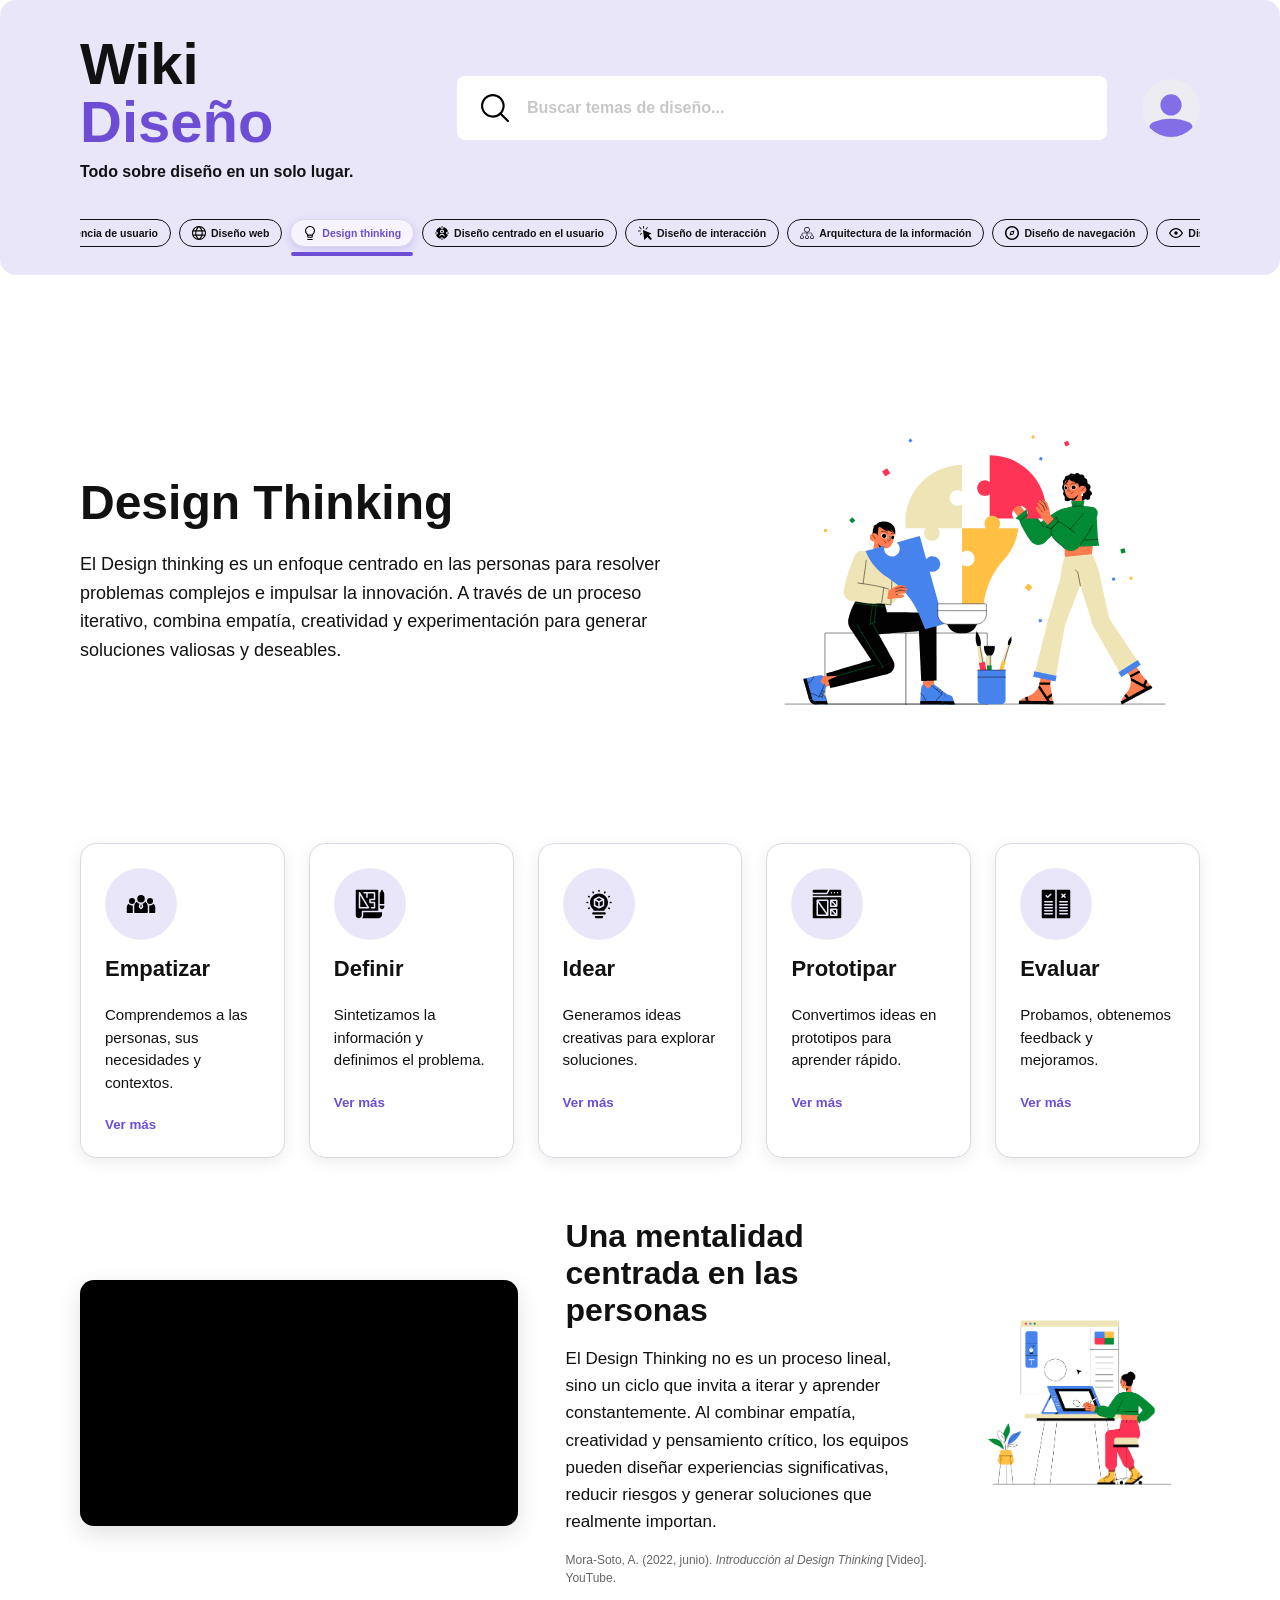
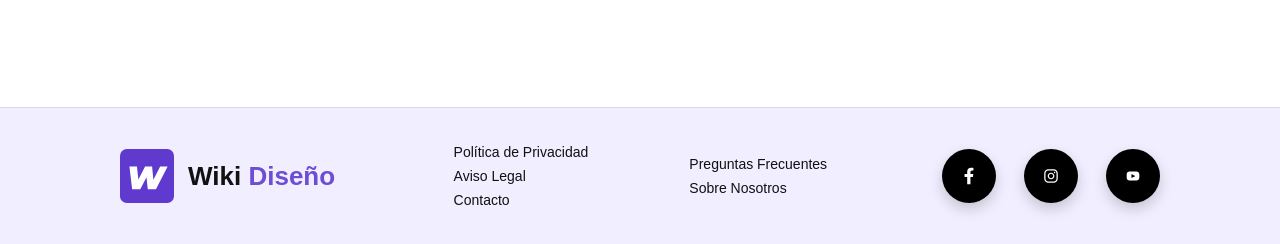
<file: design-thinking.html>
<!DOCTYPE html>
<html lang="es">
<head>
  <meta charset="UTF-8">
  <meta name="viewport" content="width=device-width, initial-scale=1.0">
  <title>Wiki Diseño</title>
  <link rel="stylesheet" href="css/estilos.css">
</head>
<body>

  <header class="header-wiki">

  <div class="header-superior">
    
    <div class="titulo-wiki">
      <h1>Wiki <span>Diseño</span></h1>
      <p>Todo sobre diseño en un solo lugar.</p>
    </div>

    <div class="busqueda-usuario">
      <div class="barra-busqueda">
        <img src="img/lupa.svg" alt="Buscar">
        <input type="text" placeholder="Buscar temas de diseño...">
      </div>

      <img class="icono-usuario" src="img/user-icon.svg" alt="Usuario">
    </div>

  </div>

<button class="boton-menu" id="boton-menu" aria-label="Abrir menú" aria-expanded="false">
  <span></span>
  <span></span>
  <span></span>
</button>

<nav class="menu-temas" id="menu-temas">
	
  <a href="#" class="menu-item">
    <img src="img/user-experience.svg" alt="">
    <span>Experiencia de usuario</span>
  </a>

  <a href="#" class="menu-item">
    <img src="img/web-design.svg" alt="">
    <span>Diseño web</span>
  </a>

  <a href="#" class="menu-item activo">
    <img src="img/design-thinking.svg" alt="">
    <span>Design thinking</span>
  </a>

  <a href="#" class="menu-item">
    <img src="img/user-focus.svg" alt="">
    <span>Diseño centrado en el usuario</span>
  </a>

  <a href="#" class="menu-item">
    <img src="img/interactive.svg" alt="">
    <span>Diseño de interacción</span>
  </a>

  <a href="#" class="menu-item">
    <img src="img/information.svg" alt="">
    <span>Arquitectura de la información</span>
  </a>

  <a href="#" class="menu-item">
    <img src="img/nav-design.svg" alt="">
    <span>Diseño de navegación</span>
  </a>

  <a href="#" class="menu-item">
    <img src="img/visual-design.svg" alt="">
    <span>Diseño visual</span>
  </a>

</nav>
	</header>
	
  <main>
    <section class="hero-tema">
      <div>
        <h2>Design Thinking</h2>
        <p>
          El Design thinking es un enfoque centrado en las personas para resolver problemas 
		complejos e impulsar la innovación. A través de un proceso iterativo, combina empatía, creatividad y experimentación para generar soluciones valiosas y deseables.
        </p>
      </div>
      <img src="img/design-thinking-principal.svg" alt="Ilustración de Design Thinking" width="450" height="448">
    </section>

    <section class="tarjetas">
		
<article class="card">
  <div class="contenedor-icono">
    <img src="img/empatizar.svg" alt="Empatizar">
  </div>

  <h3>Empatizar</h3>
  <p>Comprendemos a las personas, sus necesidades y contextos.</p>

<button class="btn-ver-mas" type="button">Ver más</button>
	
  <div class="contenido-extra">
    <p>
      En esta etapa se observa, escucha y analiza a las personas para comprender sus necesidades, emociones y dificultades antes de proponer una solución.
    </p>
  </div>
</article>

      <article class="card">
 <div class="contenedor-icono">
    <img src="img/definir.svg" alt="definir">
  </div>
        <h3>Definir</h3>
        <p>Sintetizamos la información y definimos el problema.</p>
		  
<button class="btn-ver-mas" type="button">Ver más</button>
		  
  <div class="contenido-extra">
    <p>
      La información obtenida se organiza para identificar con claridad el problema principal y establecer qué necesidad es más importante resolver.
    </p>
  </div>	  
      </article>

      <article class="card">
<div class="contenedor-icono">
    <img src="img/idear.svg" alt="idear">
 </div>
        <h3>Idear</h3>
        <p>Generamos ideas creativas para explorar soluciones.</p>
		  
<button class="btn-ver-mas" type="button">Ver más</button>
		  
  <div class="contenido-extra">
    <p>
      Se generan distintas propuestas creativas sin limitarse a una sola opción. El objetivo es explorar ideas que puedan responder al problema definido.
    </p>
  </div>
      </article>

      <article class="card">
		  <div class="contenedor-icono">
    <img src="img/prototipar.svg" alt="prototipar">
 </div>
        <h3>Prototipar</h3>
        <p>Convertimos ideas en prototipos para aprender rápido.</p>
		
<button class="btn-ver-mas" type="button">Ver más</button>
		  
  <div class="contenido-extra">
    <p>
      Las ideas seleccionadas se transforman en representaciones simples, como bocetos, wireframes o modelos, para visualizar cómo podría funcionar la solución.
    </p>
  </div>  
      </article>

      <article class="card">
		  <div class="contenedor-icono">
    <img src="img/evaluar.svg" alt="evaluar">
 </div>
        <h3>Evaluar</h3>
        <p>Probamos, obtenemos feedback y mejoramos.</p>
		  
<button class="btn-ver-mas" type="button">Ver más</button>
		  
  <div class="contenido-extra">
    <p>
      El prototipo se prueba con usuarios para recibir opiniones, detectar mejoras y ajustar la propuesta antes de desarrollar una versión final.
    </p>
  </div>
      </article>
    </section>
	  
	  <section class="seccion-video-texto">

<div class="video-contenedor">
  <iframe
    src="https://www.youtube-nocookie.com/embed/vVbqbHk-JGI"
    title="Introducción al Design Thinking"
    loading="lazy"
    referrerpolicy="strict-origin-when-cross-origin"
    allow="accelerometer; autoplay; clipboard-write; encrypted-media; gyroscope; picture-in-picture; web-share"
    allowfullscreen>
  </iframe>
</div>

  <div class="texto-imagen">
    <div class="texto-info">
  <h2>Una mentalidad centrada en las personas</h2>

  <p>
    El Design Thinking no es un proceso lineal, sino un ciclo que invita a iterar
    y aprender constantemente. Al combinar empatía, creatividad y pensamiento crítico,
    los equipos pueden diseñar experiencias significativas, reducir riesgos y generar
    soluciones que realmente importan.
  </p>

  <p class="referencia-video">
    Mora-Soto, A. (2022, junio). <em>Introducción al Design Thinking</em>
    [Video]. YouTube.
  </p>
</div>

    <img 
      src="img/ilustracion-design-thinking.png" 
      alt="Ilustración de persona trabajando en diseño digital">
  </div>

</section>
	  
  </main>

<button class="btn-arriba" id="btn-arriba" aria-label="Volver al inicio">↑</button>

  <footer class="footer-wiki">

  <div class="footer-logo">
    <img src="img/logo.svg" alt="Logo Wiki Diseño">
    <h2>Wiki <span>Diseño</span></h2>
  </div>

  <div class="footer-links">
    <a href="#">Política de Privacidad</a>
    <a href="#">Aviso Legal</a>
    <a href="#">Contacto</a>
  </div>

  <div class="footer-links">
    <a href="#">Preguntas Frecuentes</a>
    <a href="#">Sobre Nosotros</a>
  </div>

  <div class="footer-social">
    <a href="#">
      <img src="img/fb.svg" alt="Facebook">
    </a>
    <a href="#">
      <img src="img/ig.svg" alt="Instagram">
    </a>
    <a href="#">
      <img src="img/yt.svg" alt="YouTube">
    </a>
  </div>

</footer>
<script>
  const botonMenu = document.getElementById("boton-menu");
  const menuTemas = document.getElementById("menu-temas");

  botonMenu.addEventListener("click", function () {
    menuTemas.classList.toggle("abierto");

    const menuAbierto = menuTemas.classList.contains("abierto");

    botonMenu.setAttribute("aria-expanded", menuAbierto);
    botonMenu.setAttribute(
      "aria-label",
      menuAbierto ? "Cerrar menú" : "Abrir menú"
    );
  });
</script>

<script>
  const botonArriba = document.getElementById("btn-arriba");

  window.addEventListener("scroll", function () {
    if (window.scrollY > 350) {
      botonArriba.classList.add("visible");
    } else {
      botonArriba.classList.remove("visible");
    }
  });

  botonArriba.addEventListener("click", function () {
    window.scrollTo({
      top: 0,
      behavior: "smooth"
    });
  });
</script>

<script>
  const botonesVerMas = document.querySelectorAll(".btn-ver-mas");

  botonesVerMas.forEach(function (boton) {
    boton.addEventListener("click", function () {
      const tarjeta = boton.closest(".card");

      tarjeta.classList.toggle("expandida");

      if (tarjeta.classList.contains("expandida")) {
        boton.textContent = "Ver menos";
      } else {
        boton.textContent = "Ver más";
      }
    });
  });
</script>

</body>
</html>
</file>
<file: css/estilos.css>
body {
  margin: 0;
  font-family: 'Roboto', Arial, sans-serif;
  background-color: #ffffff;
  color: #111111;
}

* {
  box-sizing: border-box;
}



.header-wiki {
  background-color: #E9E6FA;
  padding: 35px 80px 18px;
  border-radius: 16px;
}

.header-superior {
  display: flex;
  align-items: center;
  justify-content: space-between;
  gap: 60px;
}

.titulo-wiki h1 {
  font-family: 'Poppins', Arial, sans-serif;
  font-size: 58px;
  font-weight: 700;
  margin: 0;
  line-height: 1;
  color: #111111;
}

.titulo-wiki h1 span {
  color: #6C4DD3;
}

.titulo-wiki p {
  font-family: 'Roboto', Arial, sans-serif;
  font-size: 16px;
  font-weight: 700;
  margin: 12px 0 0;
  color: #111111;
}

/* BÚSQUEDA */

.busqueda-usuario {
  display: flex;
  align-items: center;
  gap: 35px;
}

.barra-busqueda {
  width: 650px;
  height: 64px;
  background-color: #ffffff;
  border-radius: 8px;
  display: flex;
  align-items: center;
  gap: 16px;
  padding: 0 24px;
}

.barra-busqueda img {
  width: 28px;
  height: 28px;
}

.barra-busqueda input {
  width: 100%;
  border: none;
  outline: none;
  font-family: 'Roboto', Arial, sans-serif;
  font-size: 16px;
  font-weight: 700;
  color: #111111;
}

.barra-busqueda input::placeholder {
  color: #c7c7c7;
}

.icono-usuario {
  width: 58px;
  height: 58px;
}


.menu-temas {
  display: flex;
  align-items: center;
  justify-content: center;
  gap: 8px;
  flex-wrap: nowrap;
  padding: 10px 16px;
  margin-top: 28px;
  background-color: #E9E6FA;
  white-space: nowrap;
  overflow-x: auto;
}

.menu-item {
  transition: all 0.25s ease;
}

.menu-item:hover {
  background-color: #FFFFFF;
  color: #6C4DD3;
  border-color: #6C4DD3;
  transform: translateY(-2px);
  box-shadow: 0 5px 12px rgba(108, 77, 211, 0.18);
}

.menu-item:hover img {
  transform: scale(1.08);
}

.menu-item img {
  transition: transform 0.25s ease;
}

.menu-item {
  display: inline-flex;
  align-items: center;
  justify-content: center;
  gap: 5px;
  padding: 6px 12px;
  border: 1.5px solid #111111;
  border-radius: 999px;
  font-family: 'Poppins', Arial, sans-serif;
  font-size: 10.5px;
  font-weight: 600;
  line-height: 1;
  color: #111111;
  text-decoration: none;
  background-color: transparent;
  flex: 0 0 auto;
  transition: all 0.25s ease;
}

.menu-item img {
  width: 14px;
  height: 14px;
  object-fit: contain;
  transition: transform 0.25s ease;
}

.menu-item.activo {
  color: #6C4DD3;
  background-color: #F7F4FF;
  border-color: #D9D9E3;
  box-shadow: 0 3px 8px rgba(108, 77, 211, 0.22);
  position: relative;
}

.menu-item.activo::after {
  content: "";
  position: absolute;
  left: 0;
  right: 0;
  bottom: -10px;
  height: 4px;
  background-color: #6C4DD3;
  border-radius: 999px;
}


main {
  padding: 60px 80px;
}

.hero-tema {
  display: flex;
  align-items: center;
  justify-content: space-between;
  gap: 60px;
}

.hero-tema h2 {
  font-family: 'Poppins', Arial, sans-serif;
  font-size: 48px;
  margin-bottom: 20px;
}

.hero-tema p {
  font-size: 18px;
  line-height: 1.6;
  max-width: 600px;
}

.hero-tema img {
  max-width: 450px;
  width: 100%;
}


.tarjetas {
  display: grid;
  grid-template-columns: repeat(5, 1fr);
  gap: 24px;
  margin-top: 60px;
}

.card {
  background-color: #ffffff;
  border: 1px solid #D9D9E3;
  border-radius: 16px;
  padding: 24px;
  box-shadow: 0 4px 16px rgba(0,0,0,0.08);
}

.card h3 {
  font-family: 'Poppins', Arial, sans-serif;
  font-size: 22px;
  margin-top: 0;
}

.card p {
  font-size: 15px;
  line-height: 1.5;
}

.contenedor-icono {
  width: 72px;
  height: 72px;
  background-color: #E9E6FA;
  border-radius: 50%;
  display: flex;
  align-items: center;
  justify-content: center;
  margin-bottom: 16px;
}

.contenedor-icono img {
  width: 36px;
  height: 36px;
}

.contenido-extra {
  display: none;
  margin-top: 14px;
  padding-top: 14px;
  border-top: 1px solid #D9D9E3;
}

.contenido-extra p {
  margin: 0;
  font-size: 14px;
  line-height: 1.5;
}

.card.expandida .contenido-extra {
  display: block;
}

.btn-ver-mas {
  border: none;
  background-color: transparent;
  color: #6C4DD3;
  font-family: 'Poppins', Arial, sans-serif;
  font-weight: 600;
  cursor: pointer;
  padding: 8px 0 0;
}

.btn-ver-mas:hover {
  text-decoration: underline;
}

.seccion-video-texto {
  display: grid;
  grid-template-columns: 1fr 1.45fr;
  gap: 48px;
  align-items: center;
  margin: 60px auto;
  max-width: 1400px;
  padding: 0px;
}

.video-contenedor {
  width: 100%;
  aspect-ratio: 16 / 9;
  background-color: #000000;
  border-radius: 14px;
  overflow: hidden;
  box-shadow: 0 8px 24px rgba(0, 0, 0, 0.12);
}

.video-contenedor iframe {
  width: 100%;
  height: 100%;
  display: block;
  border: 0;
}

.texto-imagen {
  display: grid;
  grid-template-columns: 1.2fr 0.8fr;
  gap: 32px;
  align-items: center;
}

.texto-info h2 {
  font-family: 'Poppins', Arial, sans-serif;
  font-size: 32px;
  font-weight: 700;
  color: #111111;
  margin: 0 0 16px;
}

.texto-info p {
  font-family: 'Roboto', Arial, sans-serif;
  font-size: 17px;
  line-height: 1.6;
  color: #111111;
  margin: 0;
}

.texto-imagen img {
  width: 100%;
  max-width: 320px;
  justify-self: end;
}

.btn-arriba {
  position: fixed;
  right: 24px;
  bottom: 150px;
  width: 48px;
  height: 48px;
  border: none;
  border-radius: 50%;
  background-color: #6C4DD3;
  color: #ffffff;
  font-size: 24px;
  cursor: pointer;
  opacity: 0;
  visibility: hidden;
  transition: 0.3s ease;
}

.btn-arriba.visible {
  opacity: 1;
  visibility: visible;
}

.footer-wiki {
  background-color: #F1EEFF;
  padding: 36px 120px;
  display: grid;
  grid-template-columns: 1.5fr 1fr 1fr 1.2fr;
  align-items: center;
  gap: 40px;
  border-top: 1px solid #D9D9E3;
}

.footer-logo {
  display: flex;
  align-items: center;
  gap: 14px;
}

.footer-logo img {
  width: 54px;
  height: 54px;
}

.footer-logo h2 {
  font-family: 'Poppins', Arial, sans-serif;
  font-size: 26px;
  font-weight: 700;
  color: #111111;
  margin: 0;
}

.footer-logo h2 span {
  color: #6C4DD3;
}

.footer-links {
  display: flex;
  flex-direction: column;
  gap: 8px;
}

.footer-links a {
  font-family: 'Roboto', Arial, sans-serif;
  font-size: 14px;
  color: #111111;
  text-decoration: none;
}

.footer-links a:hover {
  color: #6C4DD3;
}

.footer-social {
  display: flex;
  justify-content: flex-end;
  align-items: center;
  gap: 28px;
}

.footer-social a {
  width: 54px;
  height: 54px;
  background-color: #000000;
  border-radius: 50%;
  display: flex;
  align-items: center;
  justify-content: center;
  box-shadow: 0 6px 14px rgba(0, 0, 0, 0.18);
}

.footer-social img {
  width: 26px;
  height: 26px;
}

.texto-info .referencia-video {
  margin-top: 16px;
  font-size: 12px;
  line-height: 1.5;
  color: #666666;
}


/*tablet*/
@media (max-width: 1024px) {
	
.header-wiki { 
padding: 30px 40px 18px; border-radius: 0; 
}
	
.header-superior { 
flex-direction: column; align-items: flex-start; gap: 24px; 
}
	
.busqueda-usuario {
	width: 100%; justify-content: space-between; 
}

.barra-busqueda {
	width: 100%; max-width: none; height: 56px; 
}

.icono-usuario {
	width: 50px; height: 50px; 
}

.menu-temas { 
	justify-content: flex-start; margin-left: -16px; margin-right: -16px; 
}

main { 
	padding: 45px 40px; 
}

.hero-tema { 
	gap: 40px; 
}
	
.hero-tema h2 { 
	font-size: 42px; 
}

.hero-tema p { 
	font-size: 17px; 
}

.hero-tema img { 
	max-width: 360px; 
}

.tarjetas { 
	grid-template-columns: repeat(2, 1fr); gap: 20px; margin-top: 45px; 
}
	
.card:last-child { 
	grid-column: span 2; 
}
	
.seccion-video-texto { 
	grid-template-columns: 1fr; gap: 38px; margin: 50px 0; padding: 0; 
}

.texto-imagen { 
	grid-template-columns: 1.3fr 0.7fr; 
}
	
.texto-info h2 {
	font-size: 30px; 
}
	
.footer-wiki { 
	grid-template-columns: 1fr 1fr; padding: 36px 40px; gap: 32px; 
}
	
.footer-social { 
	justify-content: flex-start; 
 } 
}




/*smartphone*/

@media (max-width: 700px) { 

.header-wiki { 
	padding: 28px 24px 16px; 
}
	
.titulo-wiki h1 {
	font-size: 42px; 
}
	
.titulo-wiki p {
	font-size: 14px; margin-top: 8px; 
}
	
.busqueda-usuario { 
	gap: 16px; 
}
	
.barra-busqueda { 
	height: 50px; gap: 10px; padding: 0 16px; 
}
	
.barra-busqueda img {
	width: 21px; height: 21px; 
}
	
.barra-busqueda input {
	font-size: 13px; 
}
	
.icono-usuario {
	width: 42px; height: 42px; 
}
	

	
main { 
	padding: 40px 24px; 
}

.hero-tema { 
	flex-direction: column; align-items: flex-start; gap: 28px; 
}
	
.hero-tema h2 {
	font-size: 38px; margin-bottom: 14px; 
}
	
.hero-tema p { 
	font-size: 16px; line-height: 1.55; 
}
	
.hero-tema img { 
	max-width: 300px; align-self: center; 
}
	
.tarjetas { 
	grid-template-columns: 1fr; gap: 16px; margin-top: 38px; 
}
	
.card, .card:last-child {
	grid-column: auto; 
}
	
.card { 
	padding: 20px; 
}
	
.card h3 { 
	font-size: 20px; 
}
	
.contenedor-icono { 
	width: 62px; height: 62px; margin-bottom: 13px; 
}
	
.contenedor-icono img { 
	width: 30px; height: 30px; 
}
	
.seccion-video-texto { 
	gap: 32px; margin: 45px 0; 
}
	
.video-contenedor { 
	border-radius: 10px; 
}
	
.texto-imagen { 
	grid-template-columns: 1fr; gap: 24px; 
}
	
.texto-info h2 { 
	font-size: 27px; line-height: 1.2; 
}
	
.texto-info p { 
	font-size: 16px; 
}
	
.texto-imagen img { 
	max-width: 250px; justify-self: center; 
}
	
.footer-wiki { 
	grid-template-columns: 1fr; padding: 30px 24px; gap: 26px; 
}
	
.footer-logo img { 
	width: 46px; height: 46px; 
}
	
.footer-logo h2 { 
	font-size: 23px; 
}
	
.footer-links { 
	gap: 7px; 
}
	
.footer-social { 
	justify-content: flex-start; gap: 16px; 
}
	
.footer-social a { 
	width: 46px; height: 46px; 
}
	
.footer-social img { 
	width: 22px; height: 22px; 
}
}

/* BOTÓN HAMBURGUESA */
.boton-menu {
  display: none;
  border: none;
  background-color: transparent;
  cursor: pointer;
}

/* MENÚ EN CELULAR */
@media (max-width: 700px) {

  .boton-menu {
    width: 46px;
    height: 46px;
    margin-top: 20px;
    padding: 10px;
    border: 1.5px solid #111111;
    border-radius: 10px;
    display: flex;
    flex-direction: column;
    justify-content: center;
    gap: 5px;
    background-color: #ffffff;
  }

  .boton-menu span {
    width: 100%;
    height: 2px;
    background-color: #111111;
    border-radius: 999px;
  }

  /* Oculta el menú horizontal */
  .menu-temas {
    display: none;
    width: 100%;
    margin: 14px 0 0;
    padding: 16px;
    background-color: #ffffff;
    border-radius: 12px;
    flex-direction: column;
    align-items: stretch;
    overflow: visible;
  }

  /* Muestra el menú al dar clic */
  .menu-temas.abierto {
    display: flex;
  }




  /* Quita la línea morada debajo del elemento activo en móvil */
  .menu-item.activo::after {
    display: none;
  }
}

.menu-item:focus-visible,
.btn-ver-mas:focus-visible,
.boton-menu:focus-visible,
.btn-arriba:focus-visible,
.footer-links a:focus-visible {
  outline: 3px solid #6C4DD3;
  outline-offset: 3px;
}
</file>
